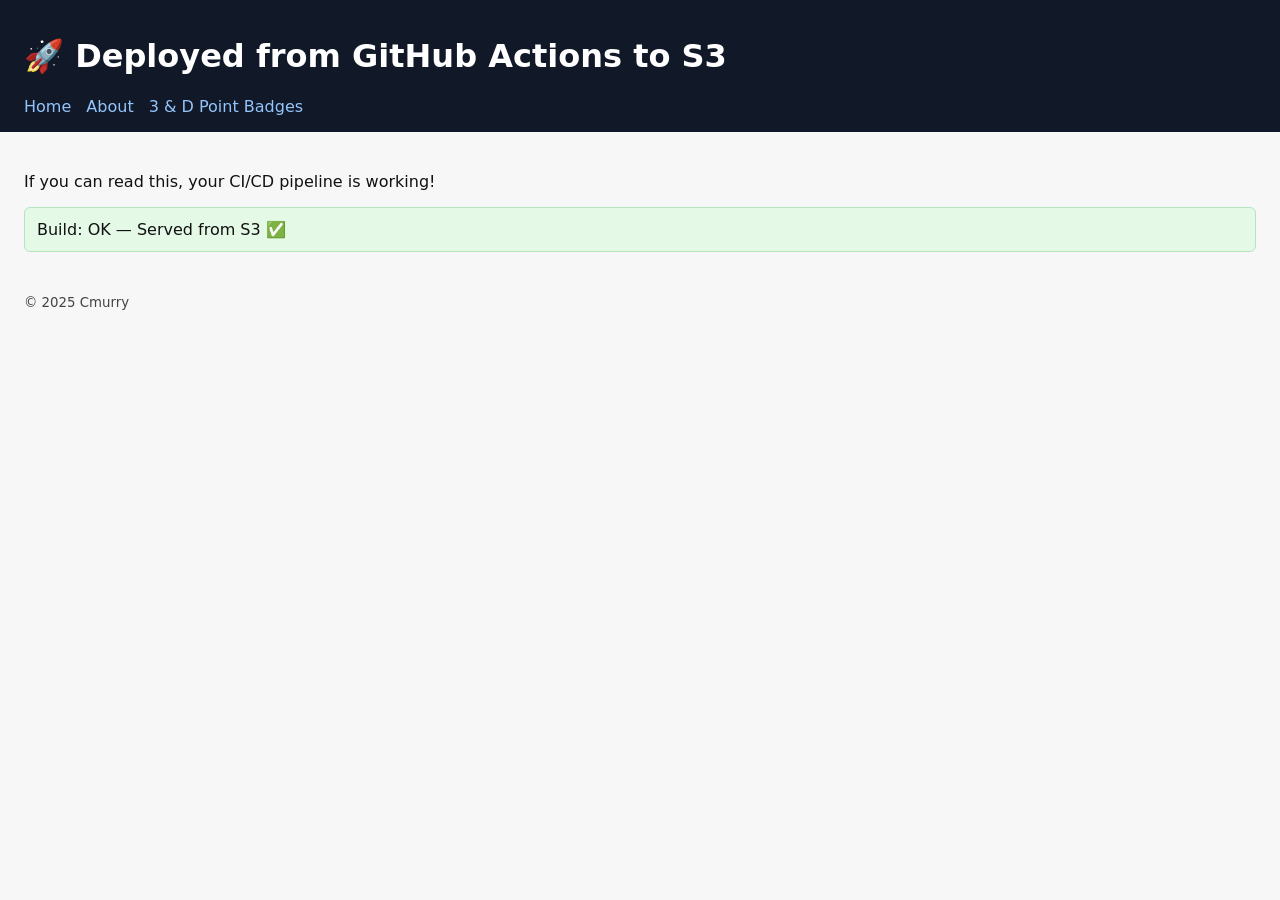
<file: cmurry-s3-deploy-starter/site/index.html>
<!doctype html>
<html lang="en">
<head>
  <meta charset="utf-8" />
  <meta name="viewport" content="width=device-width, initial-scale=1" />
  <title>Cmurry Site</title>
  <link rel="stylesheet" href="styles.css" />
</head>
<body>
  <header>
    <h1>🚀 Deployed from GitHub Actions to S3</h1>
    <nav>
      <a href="index.html">Home</a>
      <a href="about.html">About</a>
      <a href="3d-point-badges.html">3 & D Point Badges</a>
    </nav>
  </header>
  <main>
    <p>If you can read this, your CI/CD pipeline is working!</p>
    <section id="status"></section>
  </main>
  <footer>
    <small>© 2025 Cmurry</small>
  </footer>
  <script src="app.js"></script>
</body>
</html>
</file>
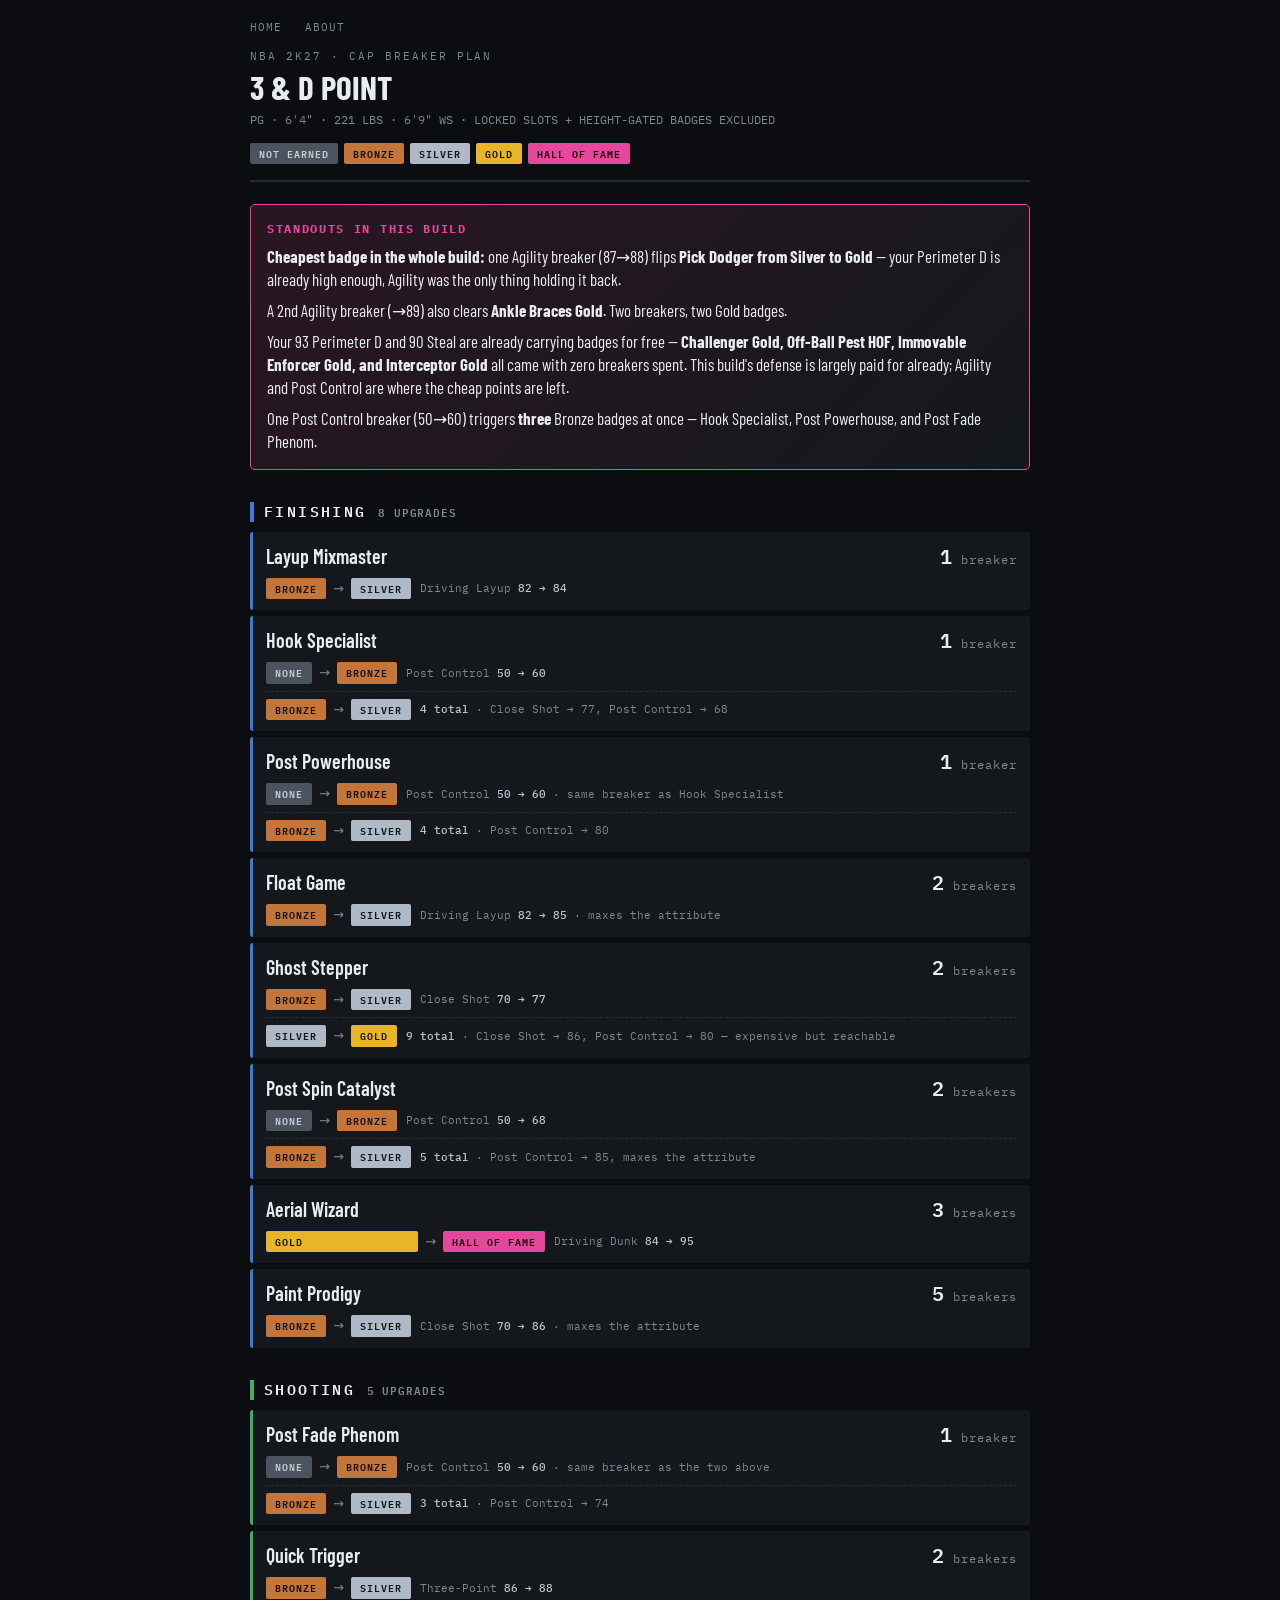
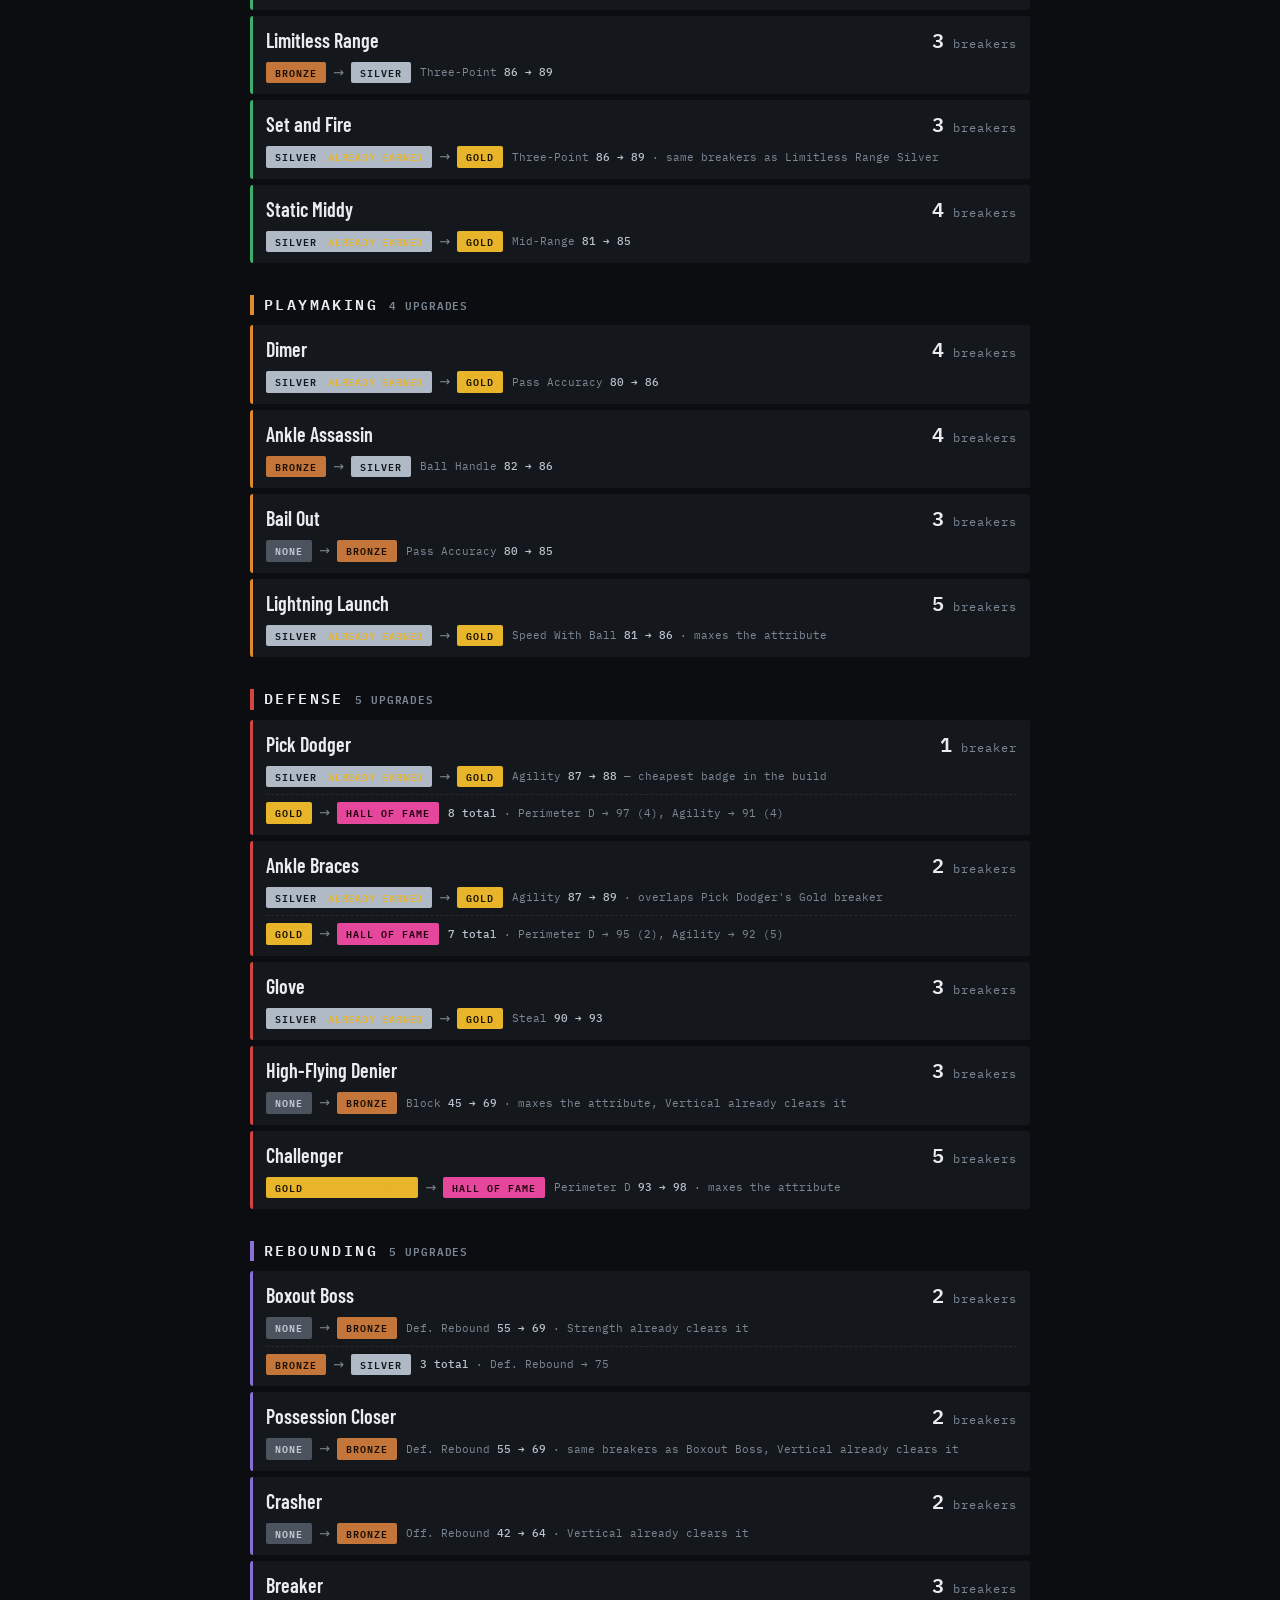
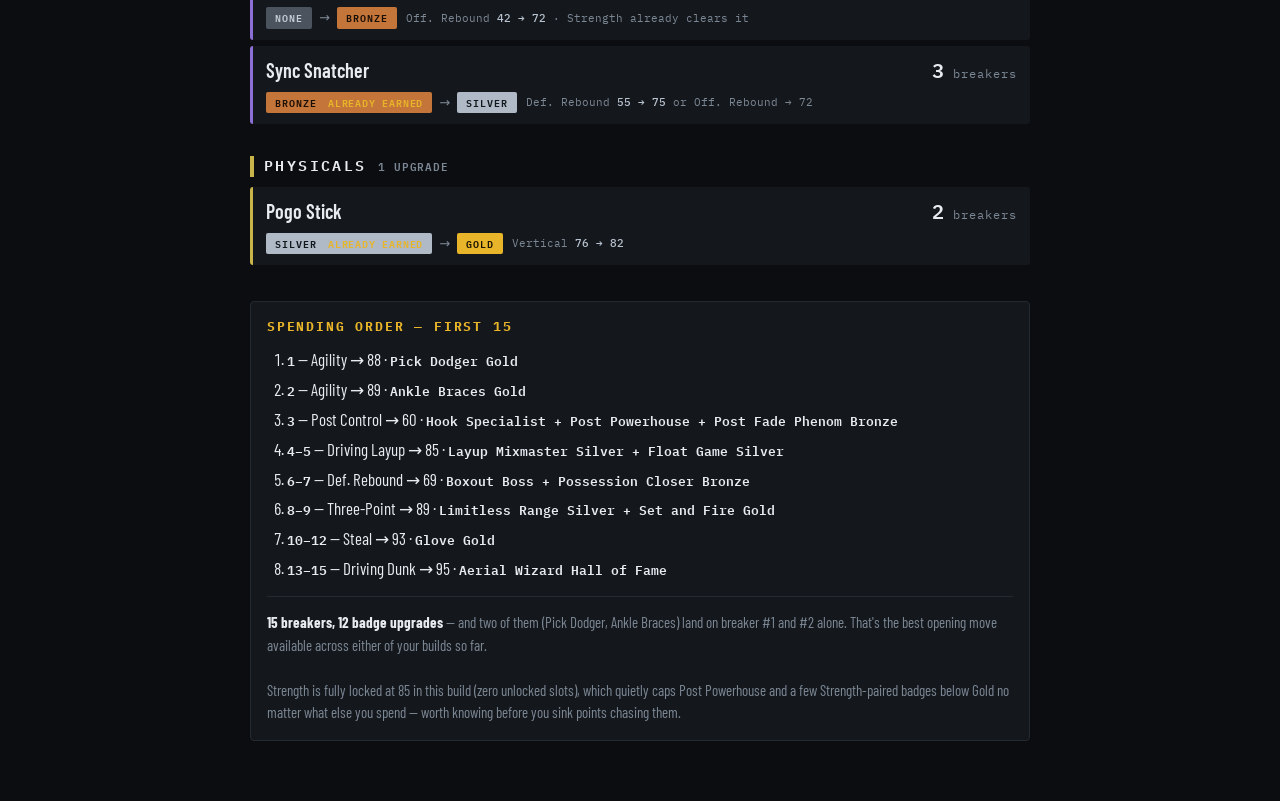
<file: cmurry-s3-deploy-starter/site/3d-point-badges.html>
<!doctype html>
<html lang="en">
<head>
<meta charset="utf-8">
<meta name="viewport" content="width=device-width, initial-scale=1">
<title>3 & D Point — Achievable Badge Upgrades</title>
<link href="https://fonts.googleapis.com/css2?family=Barlow+Condensed:wght@500;600;700&family=IBM+Plex+Mono:wght@400;500;600&display=swap" rel="stylesheet">
<style>
  :root{
    --ink:#0B0D10; --panel:#14181D; --line:#242A32;
    --dim:#7C8794; --text:#E8ECF1;
    --bronze:#C4763A; --silver:#AFBAC6; --gold:#E8B429; --hof:#E4479C; --none:#4A535E;
    --finishing:#3D7DD8; --shooting:#3FAE6A; --playmaking:#E08A2E;
    --defense:#D4453F; --rebounding:#8B6FD4; --physicals:#C9B44A;
  }
  *{box-sizing:border-box}
  body{margin:0;background:var(--ink);color:var(--text);
    font-family:'Barlow Condensed',system-ui,sans-serif;font-size:17px;line-height:1.35;
    padding:20px 14px 60px}
  .wrap{max-width:780px;margin:0 auto}

  .sitenav{font-family:'IBM Plex Mono',monospace;font-size:11px;letter-spacing:.1em;
    text-transform:uppercase;margin-bottom:14px}
  .sitenav a{color:var(--dim);text-decoration:none;margin-right:14px}
  .sitenav a:hover{color:var(--text)}

  header{border-bottom:2px solid var(--line);padding-bottom:16px;margin-bottom:8px}
  .eyebrow{font-family:'IBM Plex Mono',monospace;font-size:11px;letter-spacing:.18em;
    text-transform:uppercase;color:var(--dim)}
  h1{font-size:33px;font-weight:700;margin:6px 0 8px;text-transform:uppercase;line-height:1.05}
  .sub{font-family:'IBM Plex Mono',monospace;font-size:12px;color:var(--dim)}
  .legend{display:flex;flex-wrap:wrap;gap:6px;margin-top:14px}
  .chip{font-family:'IBM Plex Mono',monospace;font-size:10px;letter-spacing:.1em;
    text-transform:uppercase;padding:4px 9px;border-radius:2px;font-weight:600;white-space:nowrap}
  .t-none{background:var(--none);color:#C6CDD5}
  .t-bronze{background:var(--bronze);color:#1A0E05}
  .t-silver{background:var(--silver);color:#12171C}
  .t-gold{background:var(--gold);color:#1A1300}
  .t-hof{background:var(--hof);color:#25000F}

  .callout{background:linear-gradient(135deg,#2A1620,#14181D);border:1px solid var(--hof);
    border-radius:5px;padding:16px;margin:22px 0}
  .callout h3{font-family:'IBM Plex Mono',monospace;font-size:12px;letter-spacing:.14em;
    text-transform:uppercase;margin:0 0 8px;color:var(--hof)}
  .callout p{margin:0 0 8px;font-size:17px}
  .callout p:last-child{margin-bottom:0}
  .callout b{color:var(--text)}

  h2{font-size:15px;font-family:'IBM Plex Mono',monospace;font-weight:600;
    letter-spacing:.16em;text-transform:uppercase;margin:32px 0 10px;
    padding-left:10px;border-left:4px solid var(--c)}
  h2 em{font-style:normal;color:var(--dim);letter-spacing:.08em;font-size:11px}

  .row{background:var(--panel);border-left:3px solid var(--c);border-radius:3px;
    padding:11px 13px;margin-bottom:6px}
  .top{display:flex;justify-content:space-between;align-items:baseline;gap:12px}
  .name{font-size:20px;font-weight:600}
  .cost{font-family:'IBM Plex Mono',monospace;font-size:12px;color:var(--dim);
    letter-spacing:.08em;white-space:nowrap}
  .cost b{font-size:20px;color:var(--text);font-weight:600}
  .step{display:flex;align-items:center;gap:7px;flex-wrap:wrap;margin-top:8px}
  .arrow{color:var(--dim);font-size:13px}
  .req{font-family:'IBM Plex Mono',monospace;font-size:11px;color:var(--dim);margin-left:2px}
  .req b{color:#B9C4D0;font-weight:500}
  .step2{margin-top:7px;padding-top:7px;border-top:1px dashed var(--line)}
  .free{color:var(--gold);font-size:10px;font-family:'IBM Plex Mono',monospace;
    letter-spacing:.08em;margin-left:4px}

  .plan{background:var(--panel);border:1px solid var(--line);border-radius:4px;
    padding:16px;margin-top:36px}
  .plan h3{font-family:'IBM Plex Mono',monospace;font-size:13px;letter-spacing:.14em;
    text-transform:uppercase;margin:0 0 12px;color:var(--gold)}
  ol{margin:0;padding-left:20px}
  ol li{margin-bottom:7px;font-size:17px}
  ol li b{font-family:'IBM Plex Mono',monospace;font-size:13px;font-weight:600}
  .note{font-size:15px;color:var(--dim);margin-top:16px;padding-top:14px;
    border-top:1px solid var(--line);line-height:1.5}
  .note b{color:var(--text)}
</style>
</head>
<body>
<div class="wrap">

<nav class="sitenav">
  <a href="index.html">Home</a>
  <a href="about.html">About</a>
</nav>

<header>
  <div class="eyebrow">NBA 2K27 · Cap Breaker Plan</div>
  <h1>3 & D Point</h1>
  <div class="sub">PG · 6'4" · 221 LBS · 6'9" WS · LOCKED SLOTS + HEIGHT-GATED BADGES EXCLUDED</div>
  <div class="legend">
    <span class="chip t-none">Not earned</span>
    <span class="chip t-bronze">Bronze</span>
    <span class="chip t-silver">Silver</span>
    <span class="chip t-gold">Gold</span>
    <span class="chip t-hof">Hall of Fame</span>
  </div>
</header>

<div class="callout">
  <h3>Standouts in this build</h3>
  <p><b>Cheapest badge in the whole build:</b> one Agility breaker (87→88) flips
  <b>Pick Dodger from Silver to Gold</b> — your Perimeter D is already high enough,
  Agility was the only thing holding it back.</p>
  <p>A 2nd Agility breaker (→89) also clears <b>Ankle Braces Gold</b>. Two breakers,
  two Gold badges.</p>
  <p>Your 93 Perimeter D and 90 Steal are already carrying badges for free — <b>Challenger
  Gold, Off-Ball Pest HOF, Immovable Enforcer Gold, and Interceptor Gold</b> all came with
  zero breakers spent. This build's defense is largely paid for already; Agility and Post
  Control are where the cheap points are left.</p>
  <p>One Post Control breaker (50→60) triggers <b>three</b> Bronze badges at once —
  Hook Specialist, Post Powerhouse, and Post Fade Phenom.</p>
</div>

<h2 style="--c:var(--finishing)">Finishing <em>8 upgrades</em></h2>

<div class="row" style="--c:var(--finishing)">
  <div class="top"><span class="name">Layup Mixmaster</span><span class="cost"><b>1</b> breaker</span></div>
  <div class="step"><span class="chip t-bronze">Bronze</span><span class="arrow">→</span><span class="chip t-silver">Silver</span>
    <span class="req">Driving Layup <b>82 → 84</b></span></div>
</div>

<div class="row" style="--c:var(--finishing)">
  <div class="top"><span class="name">Hook Specialist</span><span class="cost"><b>1</b> breaker</span></div>
  <div class="step"><span class="chip t-none">None</span><span class="arrow">→</span><span class="chip t-bronze">Bronze</span>
    <span class="req">Post Control <b>50 → 60</b></span></div>
  <div class="step step2"><span class="chip t-bronze">Bronze</span><span class="arrow">→</span><span class="chip t-silver">Silver</span>
    <span class="req"><b>4 total</b> · Close Shot → 77, Post Control → 68</span></div>
</div>

<div class="row" style="--c:var(--finishing)">
  <div class="top"><span class="name">Post Powerhouse</span><span class="cost"><b>1</b> breaker</span></div>
  <div class="step"><span class="chip t-none">None</span><span class="arrow">→</span><span class="chip t-bronze">Bronze</span>
    <span class="req">Post Control <b>50 → 60</b> · same breaker as Hook Specialist</span></div>
  <div class="step step2"><span class="chip t-bronze">Bronze</span><span class="arrow">→</span><span class="chip t-silver">Silver</span>
    <span class="req"><b>4 total</b> · Post Control → 80</span></div>
</div>

<div class="row" style="--c:var(--finishing)">
  <div class="top"><span class="name">Float Game</span><span class="cost"><b>2</b> breakers</span></div>
  <div class="step"><span class="chip t-bronze">Bronze</span><span class="arrow">→</span><span class="chip t-silver">Silver</span>
    <span class="req">Driving Layup <b>82 → 85</b> · maxes the attribute</span></div>
</div>

<div class="row" style="--c:var(--finishing)">
  <div class="top"><span class="name">Ghost Stepper</span><span class="cost"><b>2</b> breakers</span></div>
  <div class="step"><span class="chip t-bronze">Bronze</span><span class="arrow">→</span><span class="chip t-silver">Silver</span>
    <span class="req">Close Shot <b>70 → 77</b></span></div>
  <div class="step step2"><span class="chip t-silver">Silver</span><span class="arrow">→</span><span class="chip t-gold">Gold</span>
    <span class="req"><b>9 total</b> · Close Shot → 86, Post Control → 80 — expensive but reachable</span></div>
</div>

<div class="row" style="--c:var(--finishing)">
  <div class="top"><span class="name">Post Spin Catalyst</span><span class="cost"><b>2</b> breakers</span></div>
  <div class="step"><span class="chip t-none">None</span><span class="arrow">→</span><span class="chip t-bronze">Bronze</span>
    <span class="req">Post Control <b>50 → 68</b></span></div>
  <div class="step step2"><span class="chip t-bronze">Bronze</span><span class="arrow">→</span><span class="chip t-silver">Silver</span>
    <span class="req"><b>5 total</b> · Post Control → 85, maxes the attribute</span></div>
</div>

<div class="row" style="--c:var(--finishing)">
  <div class="top"><span class="name">Aerial Wizard</span><span class="cost"><b>3</b> breakers</span></div>
  <div class="step"><span class="chip t-gold">Gold <span class="free">already earned</span></span><span class="arrow">→</span><span class="chip t-hof">Hall of Fame</span>
    <span class="req">Driving Dunk <b>84 → 95</b></span></div>
</div>

<div class="row" style="--c:var(--finishing)">
  <div class="top"><span class="name">Paint Prodigy</span><span class="cost"><b>5</b> breakers</span></div>
  <div class="step"><span class="chip t-bronze">Bronze</span><span class="arrow">→</span><span class="chip t-silver">Silver</span>
    <span class="req">Close Shot <b>70 → 86</b> · maxes the attribute</span></div>
</div>

<h2 style="--c:var(--shooting)">Shooting <em>5 upgrades</em></h2>

<div class="row" style="--c:var(--shooting)">
  <div class="top"><span class="name">Post Fade Phenom</span><span class="cost"><b>1</b> breaker</span></div>
  <div class="step"><span class="chip t-none">None</span><span class="arrow">→</span><span class="chip t-bronze">Bronze</span>
    <span class="req">Post Control <b>50 → 60</b> · same breaker as the two above</span></div>
  <div class="step step2"><span class="chip t-bronze">Bronze</span><span class="arrow">→</span><span class="chip t-silver">Silver</span>
    <span class="req"><b>3 total</b> · Post Control → 74</span></div>
</div>

<div class="row" style="--c:var(--shooting)">
  <div class="top"><span class="name">Quick Trigger</span><span class="cost"><b>2</b> breakers</span></div>
  <div class="step"><span class="chip t-bronze">Bronze</span><span class="arrow">→</span><span class="chip t-silver">Silver</span>
    <span class="req">Three-Point <b>86 → 88</b></span></div>
</div>

<div class="row" style="--c:var(--shooting)">
  <div class="top"><span class="name">Limitless Range</span><span class="cost"><b>3</b> breakers</span></div>
  <div class="step"><span class="chip t-bronze">Bronze</span><span class="arrow">→</span><span class="chip t-silver">Silver</span>
    <span class="req">Three-Point <b>86 → 89</b></span></div>
</div>

<div class="row" style="--c:var(--shooting)">
  <div class="top"><span class="name">Set and Fire</span><span class="cost"><b>3</b> breakers</span></div>
  <div class="step"><span class="chip t-silver">Silver <span class="free">already earned</span></span><span class="arrow">→</span><span class="chip t-gold">Gold</span>
    <span class="req">Three-Point <b>86 → 89</b> · same breakers as Limitless Range Silver</span></div>
</div>

<div class="row" style="--c:var(--shooting)">
  <div class="top"><span class="name">Static Middy</span><span class="cost"><b>4</b> breakers</span></div>
  <div class="step"><span class="chip t-silver">Silver <span class="free">already earned</span></span><span class="arrow">→</span><span class="chip t-gold">Gold</span>
    <span class="req">Mid-Range <b>81 → 85</b></span></div>
</div>

<h2 style="--c:var(--playmaking)">Playmaking <em>4 upgrades</em></h2>

<div class="row" style="--c:var(--playmaking)">
  <div class="top"><span class="name">Dimer</span><span class="cost"><b>4</b> breakers</span></div>
  <div class="step"><span class="chip t-silver">Silver <span class="free">already earned</span></span><span class="arrow">→</span><span class="chip t-gold">Gold</span>
    <span class="req">Pass Accuracy <b>80 → 86</b></span></div>
</div>

<div class="row" style="--c:var(--playmaking)">
  <div class="top"><span class="name">Ankle Assassin</span><span class="cost"><b>4</b> breakers</span></div>
  <div class="step"><span class="chip t-bronze">Bronze</span><span class="arrow">→</span><span class="chip t-silver">Silver</span>
    <span class="req">Ball Handle <b>82 → 86</b></span></div>
</div>

<div class="row" style="--c:var(--playmaking)">
  <div class="top"><span class="name">Bail Out</span><span class="cost"><b>3</b> breakers</span></div>
  <div class="step"><span class="chip t-none">None</span><span class="arrow">→</span><span class="chip t-bronze">Bronze</span>
    <span class="req">Pass Accuracy <b>80 → 85</b></span></div>
</div>

<div class="row" style="--c:var(--playmaking)">
  <div class="top"><span class="name">Lightning Launch</span><span class="cost"><b>5</b> breakers</span></div>
  <div class="step"><span class="chip t-silver">Silver <span class="free">already earned</span></span><span class="arrow">→</span><span class="chip t-gold">Gold</span>
    <span class="req">Speed With Ball <b>81 → 86</b> · maxes the attribute</span></div>
</div>

<h2 style="--c:var(--defense)">Defense <em>5 upgrades</em></h2>

<div class="row" style="--c:var(--defense)">
  <div class="top"><span class="name">Pick Dodger</span><span class="cost"><b>1</b> breaker</span></div>
  <div class="step"><span class="chip t-silver">Silver <span class="free">already earned</span></span><span class="arrow">→</span><span class="chip t-gold">Gold</span>
    <span class="req">Agility <b>87 → 88</b> — cheapest badge in the build</span></div>
  <div class="step step2"><span class="chip t-gold">Gold</span><span class="arrow">→</span><span class="chip t-hof">Hall of Fame</span>
    <span class="req"><b>8 total</b> · Perimeter D → 97 (4), Agility → 91 (4)</span></div>
</div>

<div class="row" style="--c:var(--defense)">
  <div class="top"><span class="name">Ankle Braces</span><span class="cost"><b>2</b> breakers</span></div>
  <div class="step"><span class="chip t-silver">Silver <span class="free">already earned</span></span><span class="arrow">→</span><span class="chip t-gold">Gold</span>
    <span class="req">Agility <b>87 → 89</b> · overlaps Pick Dodger's Gold breaker</span></div>
  <div class="step step2"><span class="chip t-gold">Gold</span><span class="arrow">→</span><span class="chip t-hof">Hall of Fame</span>
    <span class="req"><b>7 total</b> · Perimeter D → 95 (2), Agility → 92 (5)</span></div>
</div>

<div class="row" style="--c:var(--defense)">
  <div class="top"><span class="name">Glove</span><span class="cost"><b>3</b> breakers</span></div>
  <div class="step"><span class="chip t-silver">Silver <span class="free">already earned</span></span><span class="arrow">→</span><span class="chip t-gold">Gold</span>
    <span class="req">Steal <b>90 → 93</b></span></div>
</div>

<div class="row" style="--c:var(--defense)">
  <div class="top"><span class="name">High-Flying Denier</span><span class="cost"><b>3</b> breakers</span></div>
  <div class="step"><span class="chip t-none">None</span><span class="arrow">→</span><span class="chip t-bronze">Bronze</span>
    <span class="req">Block <b>45 → 69</b> · maxes the attribute, Vertical already clears it</span></div>
</div>

<div class="row" style="--c:var(--defense)">
  <div class="top"><span class="name">Challenger</span><span class="cost"><b>5</b> breakers</span></div>
  <div class="step"><span class="chip t-gold">Gold <span class="free">already earned</span></span><span class="arrow">→</span><span class="chip t-hof">Hall of Fame</span>
    <span class="req">Perimeter D <b>93 → 98</b> · maxes the attribute</span></div>
</div>

<h2 style="--c:var(--rebounding)">Rebounding <em>5 upgrades</em></h2>

<div class="row" style="--c:var(--rebounding)">
  <div class="top"><span class="name">Boxout Boss</span><span class="cost"><b>2</b> breakers</span></div>
  <div class="step"><span class="chip t-none">None</span><span class="arrow">→</span><span class="chip t-bronze">Bronze</span>
    <span class="req">Def. Rebound <b>55 → 69</b> · Strength already clears it</span></div>
  <div class="step step2"><span class="chip t-bronze">Bronze</span><span class="arrow">→</span><span class="chip t-silver">Silver</span>
    <span class="req"><b>3 total</b> · Def. Rebound → 75</span></div>
</div>

<div class="row" style="--c:var(--rebounding)">
  <div class="top"><span class="name">Possession Closer</span><span class="cost"><b>2</b> breakers</span></div>
  <div class="step"><span class="chip t-none">None</span><span class="arrow">→</span><span class="chip t-bronze">Bronze</span>
    <span class="req">Def. Rebound <b>55 → 69</b> · same breakers as Boxout Boss, Vertical already clears it</span></div>
</div>

<div class="row" style="--c:var(--rebounding)">
  <div class="top"><span class="name">Crasher</span><span class="cost"><b>2</b> breakers</span></div>
  <div class="step"><span class="chip t-none">None</span><span class="arrow">→</span><span class="chip t-bronze">Bronze</span>
    <span class="req">Off. Rebound <b>42 → 64</b> · Vertical already clears it</span></div>
</div>

<div class="row" style="--c:var(--rebounding)">
  <div class="top"><span class="name">Breaker</span><span class="cost"><b>3</b> breakers</span></div>
  <div class="step"><span class="chip t-none">None</span><span class="arrow">→</span><span class="chip t-bronze">Bronze</span>
    <span class="req">Off. Rebound <b>42 → 72</b> · Strength already clears it</span></div>
</div>

<div class="row" style="--c:var(--rebounding)">
  <div class="top"><span class="name">Sync Snatcher</span><span class="cost"><b>3</b> breakers</span></div>
  <div class="step"><span class="chip t-bronze">Bronze <span class="free">already earned</span></span><span class="arrow">→</span><span class="chip t-silver">Silver</span>
    <span class="req">Def. Rebound <b>55 → 75</b> or Off. Rebound → 72</span></div>
</div>

<h2 style="--c:var(--physicals)">Physicals <em>1 upgrade</em></h2>

<div class="row" style="--c:var(--physicals)">
  <div class="top"><span class="name">Pogo Stick</span><span class="cost"><b>2</b> breakers</span></div>
  <div class="step"><span class="chip t-silver">Silver <span class="free">already earned</span></span><span class="arrow">→</span><span class="chip t-gold">Gold</span>
    <span class="req">Vertical <b>76 → 82</b></span></div>
</div>

<div class="plan">
  <h3>Spending order — first 15</h3>
  <ol>
    <li><b>1</b> — Agility → 88 · <b>Pick Dodger Gold</b></li>
    <li><b>2</b> — Agility → 89 · <b>Ankle Braces Gold</b></li>
    <li><b>3</b> — Post Control → 60 · <b>Hook Specialist + Post Powerhouse + Post Fade Phenom Bronze</b></li>
    <li><b>4–5</b> — Driving Layup → 85 · <b>Layup Mixmaster Silver + Float Game Silver</b></li>
    <li><b>6–7</b> — Def. Rebound → 69 · <b>Boxout Boss + Possession Closer Bronze</b></li>
    <li><b>8–9</b> — Three-Point → 89 · <b>Limitless Range Silver + Set and Fire Gold</b></li>
    <li><b>10–12</b> — Steal → 93 · <b>Glove Gold</b></li>
    <li><b>13–15</b> — Driving Dunk → 95 · <b>Aerial Wizard Hall of Fame</b></li>
  </ol>
  <div class="note">
    <b>15 breakers, 12 badge upgrades</b> — and two of them (Pick Dodger, Ankle Braces) land
    on breaker #1 and #2 alone. That's the best opening move available across either of your
    builds so far.<br><br>
    Strength is fully locked at 85 in this build (zero unlocked slots), which quietly caps
    Post Powerhouse and a few Strength-paired badges below Gold no matter what else you spend —
    worth knowing before you sink points chasing them.
  </div>
</div>

</div>
</body>
</html>
</file>
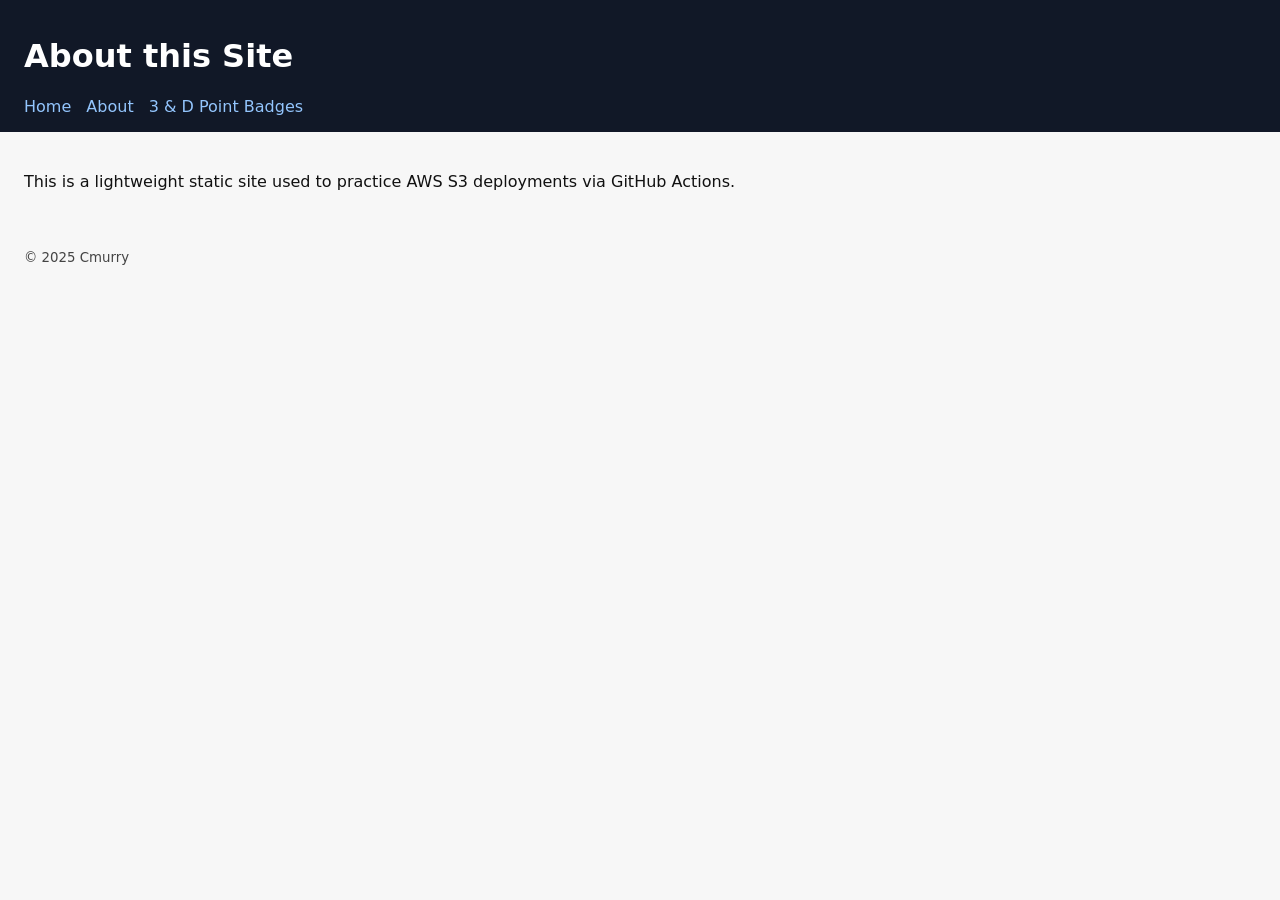
<file: cmurry-s3-deploy-starter/site/about.html>
<!doctype html>
<html lang="en">
<head>
  <meta charset="utf-8" />
  <meta name="viewport" content="width=device-width, initial-scale=1" />
  <title>About</title>
  <link rel="stylesheet" href="styles.css" />
</head>
<body>
  <header>
    <h1>About this Site</h1>
    <nav>
      <a href="index.html">Home</a>
      <a href="about.html">About</a>
      <a href="3d-point-badges.html">3 & D Point Badges</a>
    </nav>
  </header>
  <main>
    <p>This is a lightweight static site used to practice AWS S3 deployments via GitHub Actions.</p>
  </main>
  <footer>
    <small>© 2025 Cmurry</small>
  </footer>
</body>
</html>
</file>
<file: cmurry-s3-deploy-starter/site/styles.css>
* { box-sizing: border-box; }
body { margin: 0; font-family: system-ui, -apple-system, Segoe UI, Roboto, Helvetica, Arial, sans-serif; color: #111; background:#f7f7f7; }
header { background: #111827; color: white; padding: 16px 24px; }
nav a { color: #93c5fd; margin-right: 10px; text-decoration: none; }
main { padding: 24px; }
footer { padding: 16px 24px; color:#444; }
#status { margin-top: 16px; padding: 12px; background: #e5f9e7; border: 1px solid #b3e5be; border-radius: 6px; }
</file>
